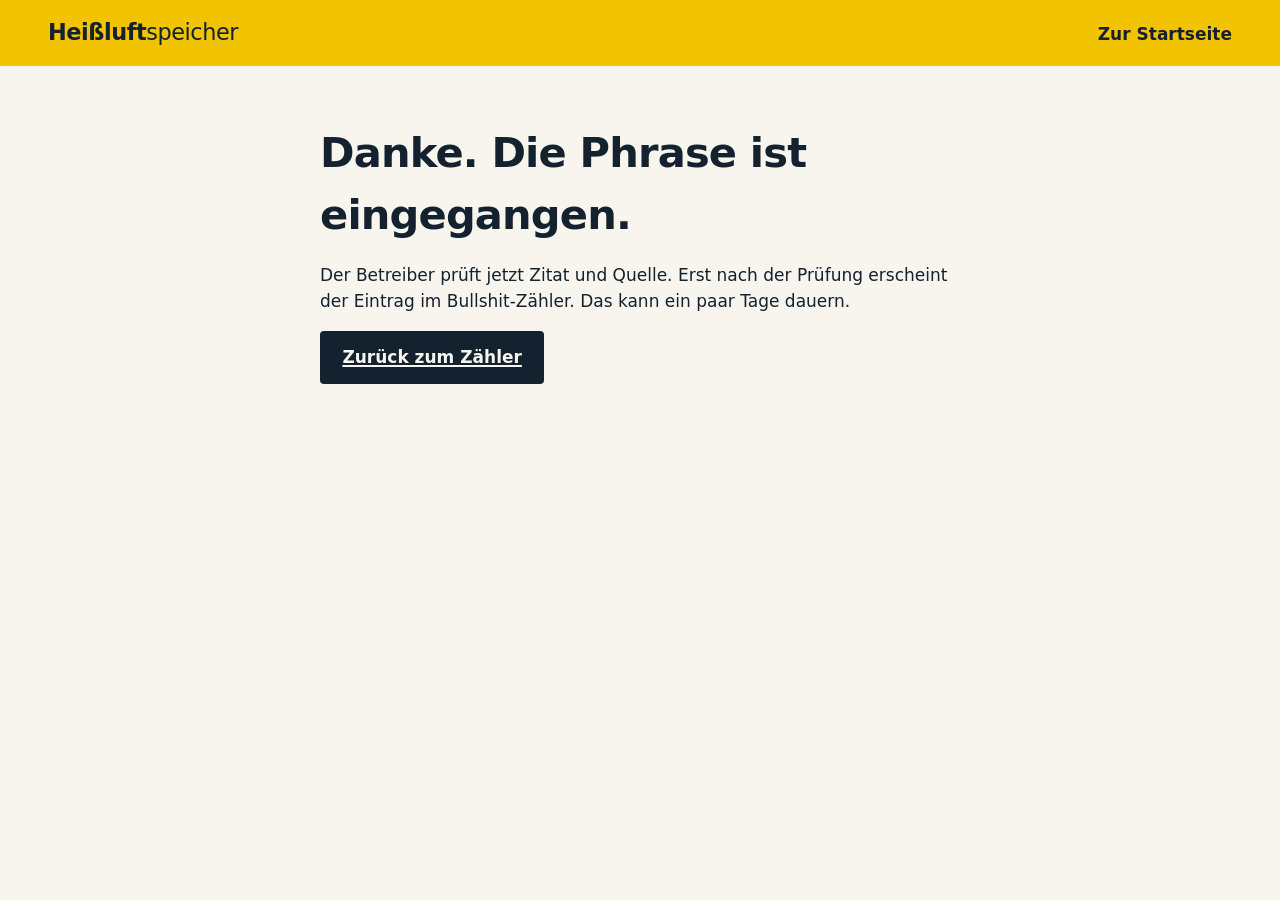
<file: danke.html>
<!doctype html>
<html lang="de">
<head>
<meta charset="utf-8">
<meta name="viewport" content="width=device-width, initial-scale=1">
<title>Danke – Heißluftspeicher</title>
<meta name="robots" content="noindex">
<link rel="icon" href="bilder/symbol.svg" type="image/svg+xml">
<link rel="stylesheet" href="css/stil.css">
</head>
<body>
<header class="kopf">
  <a class="marke" href="./">Heißluft<span>speicher</span></a>
  <nav class="navi"><a href="./">Zur Startseite</a></nav>
</header>
<main class="seite">
  <h1>Danke. Die Phrase ist eingegangen.</h1>
  <p>Der Betreiber prüft jetzt Zitat und Quelle. Erst nach der Prüfung erscheint der Eintrag im Bullshit-Zähler. Das kann ein paar Tage dauern.</p>
  <p><a class="knopf" href="./#zaehler">Zurück zum Zähler</a></p>
</main>
</body>
</html>
</file>
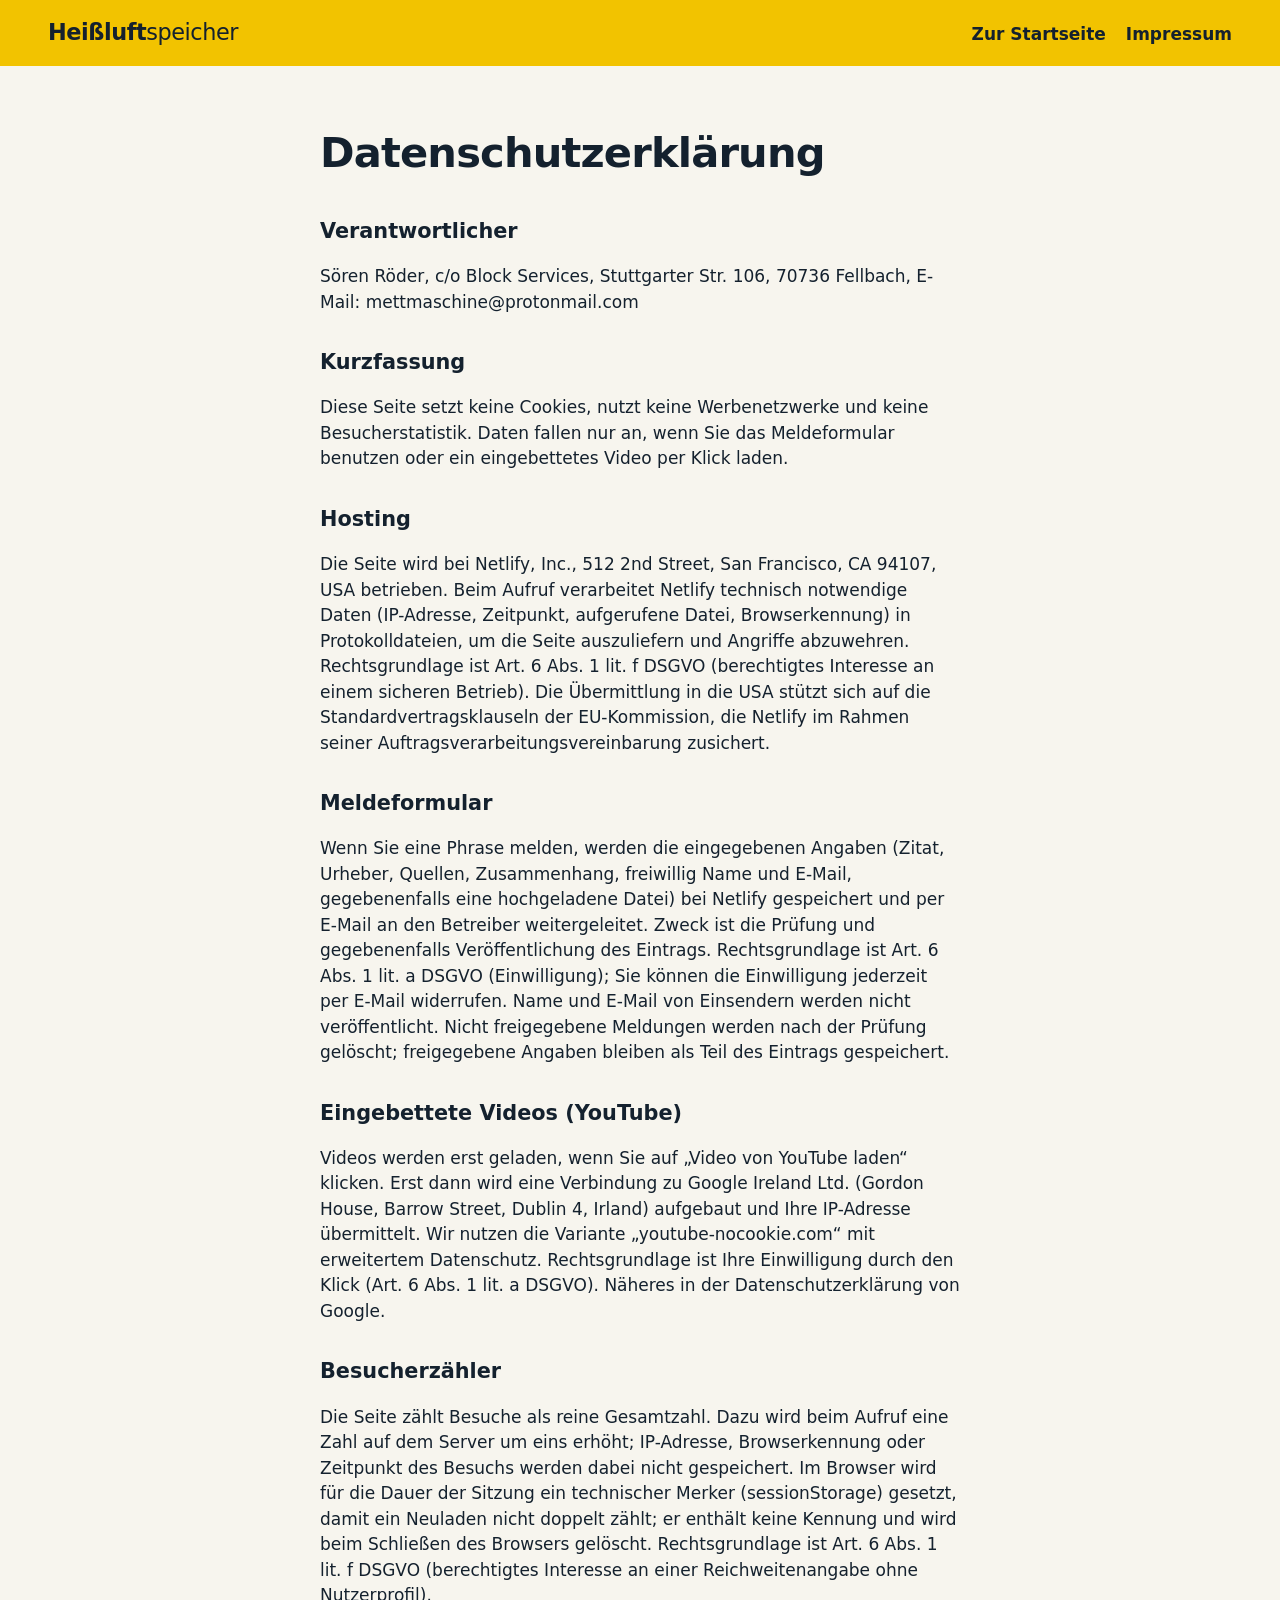
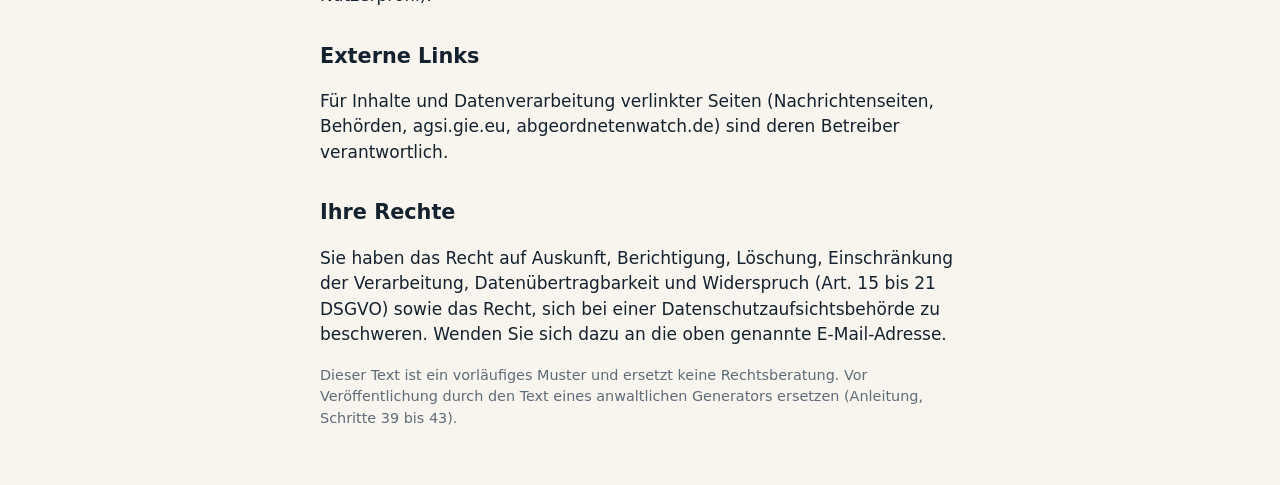
<file: datenschutz.html>
<!doctype html>
<html lang="de">
<head>
<meta charset="utf-8">
<meta name="viewport" content="width=device-width, initial-scale=1">
<title>Datenschutzerklärung – Heißluftspeicher</title>
<link rel="icon" href="bilder/symbol.svg" type="image/svg+xml">
<link rel="stylesheet" href="css/stil.css">
</head>
<body>
<header class="kopf">
  <a class="marke" href="./">Heißluft<span>speicher</span></a>
  <nav class="navi"><a href="./">Zur Startseite</a> <a href="impressum.html">Impressum</a></nav>
</header>
<main class="seite">
  <h1>Datenschutzerklärung</h1>

  <!-- ANFANG RECHTSTEXT: Alles zwischen dieser Zeile und "ENDE RECHTSTEXT" durch den Text des Datenschutz-Generators ersetzen (Anleitung, Schritt 42). -->
  <h2>Verantwortlicher</h2>
  <p>Sören Röder, c/o Block Services, Stuttgarter Str. 106, 70736 Fellbach, E-Mail: mettmaschine@protonmail.com</p>

  <h2>Kurzfassung</h2>
  <p>Diese Seite setzt keine Cookies, nutzt keine Werbenetzwerke und keine Besucherstatistik. Daten fallen nur an, wenn Sie das Meldeformular benutzen oder ein eingebettetes Video per Klick laden.</p>

  <h2>Hosting</h2>
  <p>Die Seite wird bei Netlify, Inc., 512 2nd Street, San Francisco, CA 94107, USA betrieben. Beim Aufruf verarbeitet Netlify technisch notwendige Daten (IP-Adresse, Zeitpunkt, aufgerufene Datei, Browserkennung) in Protokolldateien, um die Seite auszuliefern und Angriffe abzuwehren. Rechtsgrundlage ist Art. 6 Abs. 1 lit. f DSGVO (berechtigtes Interesse an einem sicheren Betrieb). Die Übermittlung in die USA stützt sich auf die Standardvertragsklauseln der EU-Kommission, die Netlify im Rahmen seiner Auftragsverarbeitungsvereinbarung zusichert.</p>

  <h2>Meldeformular</h2>
  <p>Wenn Sie eine Phrase melden, werden die eingegebenen Angaben (Zitat, Urheber, Quellen, Zusammenhang, freiwillig Name und E-Mail, gegebenenfalls eine hochgeladene Datei) bei Netlify gespeichert und per E-Mail an den Betreiber weitergeleitet. Zweck ist die Prüfung und gegebenenfalls Veröffentlichung des Eintrags. Rechtsgrundlage ist Art. 6 Abs. 1 lit. a DSGVO (Einwilligung); Sie können die Einwilligung jederzeit per E-Mail widerrufen. Name und E-Mail von Einsendern werden nicht veröffentlicht. Nicht freigegebene Meldungen werden nach der Prüfung gelöscht; freigegebene Angaben bleiben als Teil des Eintrags gespeichert.</p>

  <h2>Eingebettete Videos (YouTube)</h2>
  <p>Videos werden erst geladen, wenn Sie auf „Video von YouTube laden“ klicken. Erst dann wird eine Verbindung zu Google Ireland Ltd. (Gordon House, Barrow Street, Dublin 4, Irland) aufgebaut und Ihre IP-Adresse übermittelt. Wir nutzen die Variante „youtube-nocookie.com“ mit erweitertem Datenschutz. Rechtsgrundlage ist Ihre Einwilligung durch den Klick (Art. 6 Abs. 1 lit. a DSGVO). Näheres in der Datenschutzerklärung von Google.</p>

  <h2>Besucherzähler</h2>
  <p>Die Seite zählt Besuche als reine Gesamtzahl. Dazu wird beim Aufruf eine Zahl auf dem Server um eins erhöht; IP-Adresse, Browserkennung oder Zeitpunkt des Besuchs werden dabei nicht gespeichert. Im Browser wird für die Dauer der Sitzung ein technischer Merker (sessionStorage) gesetzt, damit ein Neuladen nicht doppelt zählt; er enthält keine Kennung und wird beim Schließen des Browsers gelöscht. Rechtsgrundlage ist Art. 6 Abs. 1 lit. f DSGVO (berechtigtes Interesse an einer Reichweitenangabe ohne Nutzerprofil).</p>

  <h2>Externe Links</h2>
  <p>Für Inhalte und Datenverarbeitung verlinkter Seiten (Nachrichtenseiten, Behörden, agsi.gie.eu, abgeordnetenwatch.de) sind deren Betreiber verantwortlich.</p>

  <h2>Ihre Rechte</h2>
  <p>Sie haben das Recht auf Auskunft, Berichtigung, Löschung, Einschränkung der Verarbeitung, Datenübertragbarkeit und Widerspruch (Art. 15 bis 21 DSGVO) sowie das Recht, sich bei einer Datenschutzaufsichtsbehörde zu beschweren. Wenden Sie sich dazu an die oben genannte E-Mail-Adresse.</p>

  <p class="hilfe">Dieser Text ist ein vorläufiges Muster und ersetzt keine Rechtsberatung. Vor Veröffentlichung durch den Text eines anwaltlichen Generators ersetzen (Anleitung, Schritte 39 bis 43).</p>
  <!-- ENDE RECHTSTEXT -->
</main>
</body>
</html>
</file>
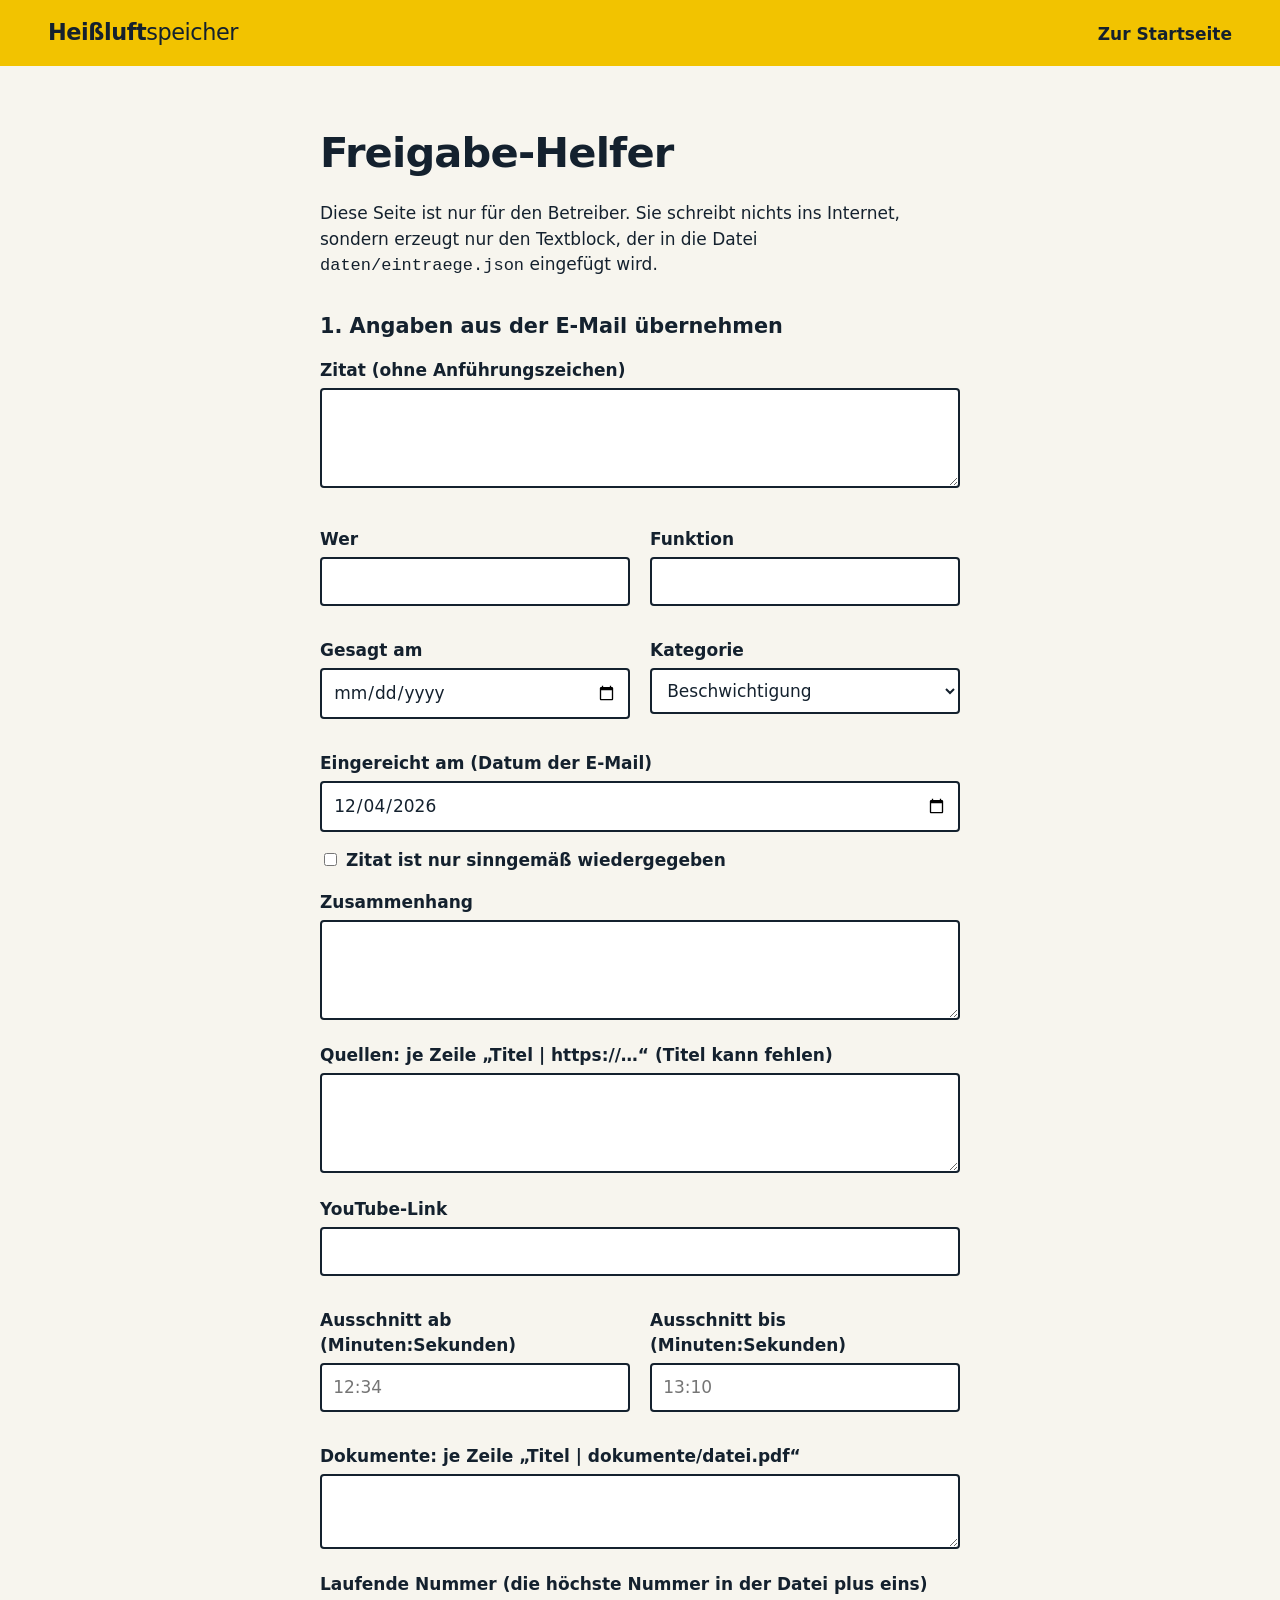
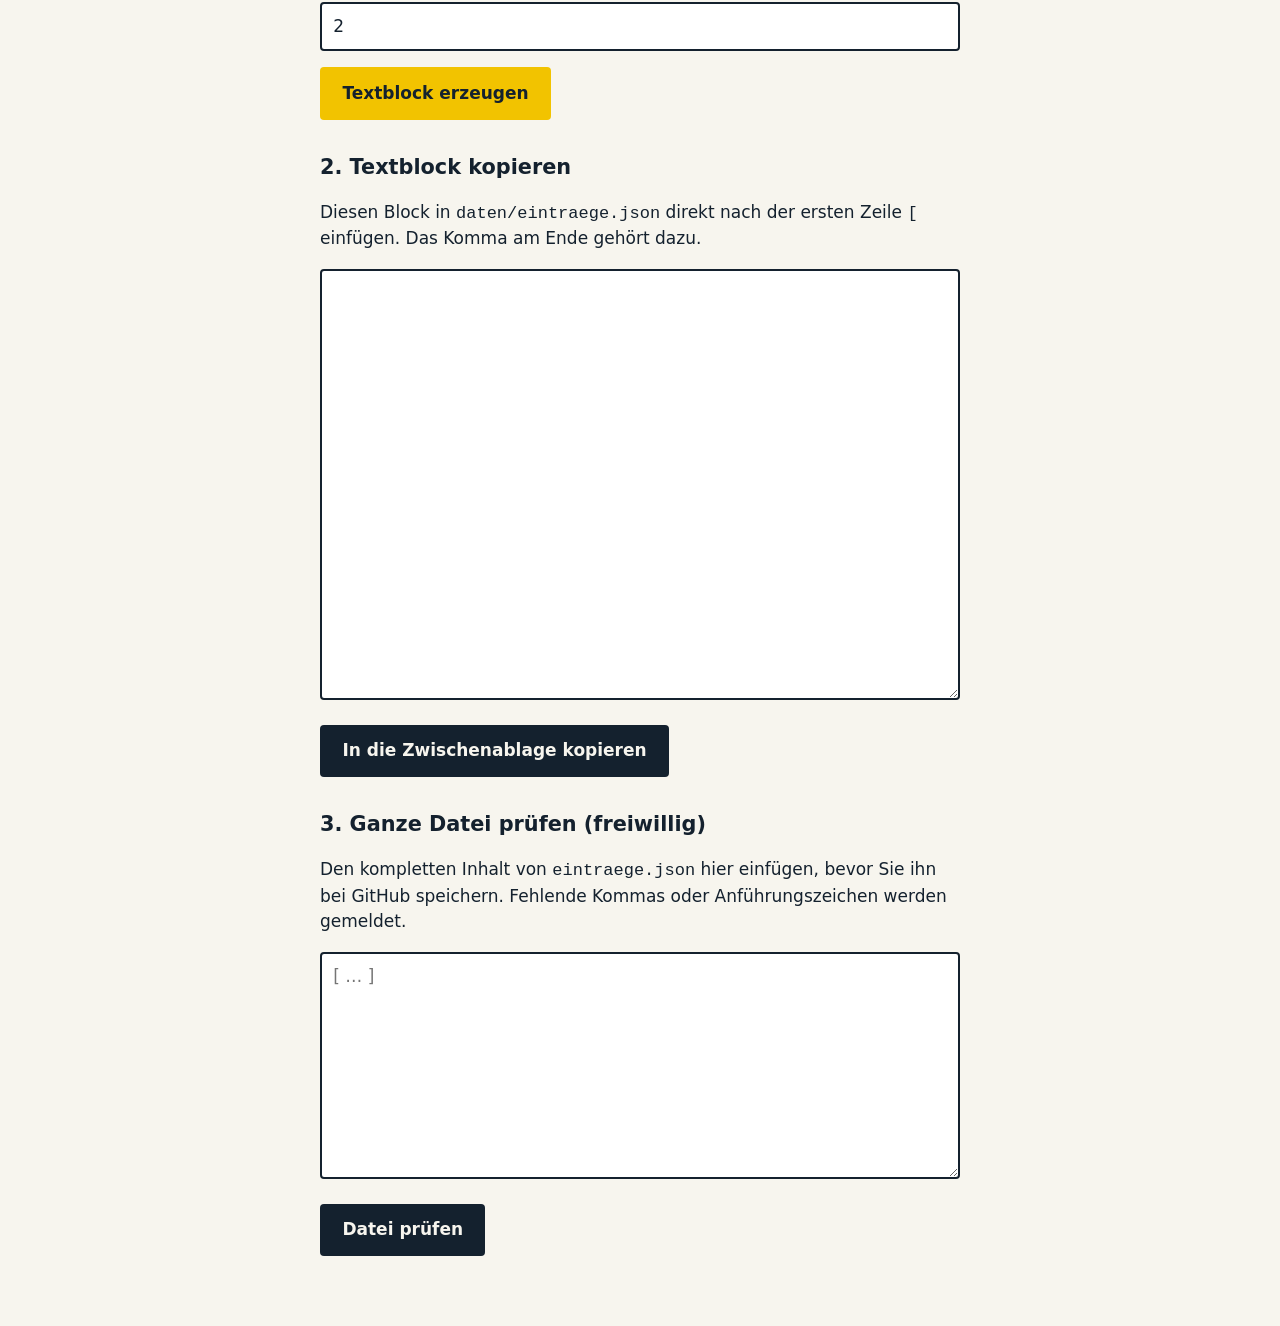
<file: freigabe.html>
<!doctype html>
<html lang="de">
<head>
<meta charset="utf-8">
<meta name="viewport" content="width=device-width, initial-scale=1">
<title>Freigabe-Helfer – Heißluftspeicher</title>
<meta name="robots" content="noindex, nofollow">
<link rel="icon" href="bilder/symbol.svg" type="image/svg+xml">
<link rel="stylesheet" href="css/stil.css">
</head>
<body>
<header class="kopf">
  <a class="marke" href="./">Heißluft<span>speicher</span></a>
  <nav class="navi"><a href="./">Zur Startseite</a></nav>
</header>

<main class="seite">
  <h1>Freigabe-Helfer</h1>
  <p>Diese Seite ist nur für den Betreiber. Sie schreibt nichts ins Internet, sondern erzeugt nur den Textblock, der in die Datei <code>daten/eintraege.json</code> eingefügt wird.</p>

  <h2>1. Angaben aus der E-Mail übernehmen</h2>
  <form class="formular" id="helfer" onsubmit="return false">
    <div class="feld"><label for="h-zitat">Zitat (ohne Anführungszeichen)</label><textarea id="h-zitat" rows="3"></textarea></div>
    <div class="feld-reihe">
      <div class="feld"><label for="h-wer">Wer</label><input id="h-wer" type="text"></div>
      <div class="feld"><label for="h-funktion">Funktion</label><input id="h-funktion" type="text"></div>
    </div>
    <div class="feld-reihe">
      <div class="feld"><label for="h-datum">Gesagt am</label><input id="h-datum" type="date"></div>
      <div class="feld"><label for="h-kategorie">Kategorie</label>
        <select id="h-kategorie">
          <option>Beschwichtigung</option><option>Leeres Versprechen</option><option>Verharmlosung</option>
          <option>Schuldverschiebung</option><option>Worthülse</option><option>Stromversorgung</option><option>Sonstiges</option>
        </select>
      </div>
    </div>
    <div class="feld"><label for="h-eingereicht">Eingereicht am (Datum der E-Mail)</label><input id="h-eingereicht" type="date"></div>
    <div class="feld"><label><input type="checkbox" id="h-sinngemaess" style="width:auto"> Zitat ist nur sinngemäß wiedergegeben</label></div>
    <div class="feld"><label for="h-kontext">Zusammenhang</label><textarea id="h-kontext" rows="3"></textarea></div>
    <div class="feld"><label for="h-quellen">Quellen: je Zeile „Titel | https://…“ (Titel kann fehlen)</label><textarea id="h-quellen" rows="3"></textarea></div>
    <div class="feld"><label for="h-youtube">YouTube-Link</label><input id="h-youtube" type="url"></div>
    <div class="feld-reihe">
      <div class="feld"><label for="h-start">Ausschnitt ab (Minuten:Sekunden)</label><input id="h-start" type="text" placeholder="12:34"></div>
      <div class="feld"><label for="h-ende">Ausschnitt bis (Minuten:Sekunden)</label><input id="h-ende" type="text" placeholder="13:10"></div>
    </div>
    <div class="feld"><label for="h-doks">Dokumente: je Zeile „Titel | dokumente/datei.pdf“</label><textarea id="h-doks" rows="2"></textarea></div>
    <div class="feld"><label for="h-id">Laufende Nummer (die höchste Nummer in der Datei plus eins)</label><input id="h-id" type="number" min="1" value="2"></div>
    <button type="button" class="knopf gelb" id="h-erzeugen">Textblock erzeugen</button>
  </form>

  <h2>2. Textblock kopieren</h2>
  <p>Diesen Block in <code>daten/eintraege.json</code> direkt nach der ersten Zeile <code>[</code> einfügen. Das Komma am Ende gehört dazu.</p>
  <textarea id="h-ausgabe" rows="16" readonly></textarea>
  <p><button type="button" class="knopf" id="h-kopieren">In die Zwischenablage kopieren</button> <span id="h-kopiert" class="hilfe"></span></p>

  <h2>3. Ganze Datei prüfen (freiwillig)</h2>
  <p>Den kompletten Inhalt von <code>eintraege.json</code> hier einfügen, bevor Sie ihn bei GitHub speichern. Fehlende Kommas oder Anführungszeichen werden gemeldet.</p>
  <textarea id="h-pruefen" rows="8" placeholder="[ … ]"></textarea>
  <p><button type="button" class="knopf" id="h-pruefen-knopf">Datei prüfen</button> <span id="h-ergebnis" class="hilfe"></span></p>
</main>

<script>
(function () {
  function w(id) { return document.getElementById(id).value.trim(); }
  function zeitInSekunden(text) {
    text = String(text || '').trim();
    if (!text) return 0;
    if (/^\d+$/.test(text)) return Number(text);
    var m = text.match(/^(?:(\d{1,2}):)?(\d{1,3}):(\d{1,2})$/);
    return m ? (Number(m[1]) || 0) * 3600 + Number(m[2]) * 60 + Number(m[3]) : 0;
  }
  (function () {
    var h = new Date();
    document.getElementById('h-eingereicht').value = h.getFullYear() + '-' + String(h.getMonth() + 1).padStart(2, '0') + '-' + String(h.getDate()).padStart(2, '0');
  })();
  function zeilenZuListe(text) {
    return text.split('\n').map(function (z) { return z.trim(); }).filter(Boolean).map(function (z) {
      var teile = z.split('|').map(function (t) { return t.trim(); });
      if (teile.length === 1) return { titel: '', url: teile[0] };
      return { titel: teile[0], url: teile[1] };
    });
  }
  document.getElementById('h-erzeugen').addEventListener('click', function () {
    var eintrag = {
      id: Number(w('h-id')) || 0,
      datum: w('h-datum'),
      eingereicht: w('h-eingereicht'),
      wer: w('h-wer'),
      funktion: w('h-funktion'),
      zitat: w('h-zitat').replace(/^[„"“]+|[“"”]+$/g, ''),
      sinngemaess: document.getElementById('h-sinngemaess').checked,
      kategorie: w('h-kategorie'),
      kontext: w('h-kontext'),
      quellen: zeilenZuListe(w('h-quellen')),
      youtube: { url: w('h-youtube'), start: zeitInSekunden(w('h-start')), ende: zeitInSekunden(w('h-ende')) },
      dokumente: zeilenZuListe(w('h-doks'))
    };
    var fehlt = [];
    if (!eintrag.zitat) fehlt.push('Zitat');
    if (!eintrag.wer) fehlt.push('Wer');
    if (!eintrag.datum) fehlt.push('Gesagt am');
    if (eintrag.youtube.ende && eintrag.youtube.ende <= eintrag.youtube.start) fehlt.push('Ausschnitt-Ende muss nach dem Start liegen');
    var text = JSON.stringify(eintrag, null, 2).split('\n').map(function (z) { return '  ' + z; }).join('\n') + ',';
    document.getElementById('h-ausgabe').value = (fehlt.length ? '// Bitte noch ausfüllen: ' + fehlt.join(', ') + '\n' : '') + text;
  });
  document.getElementById('h-kopieren').addEventListener('click', function () {
    var t = document.getElementById('h-ausgabe'); t.select();
    var ok = false;
    if (navigator.clipboard) { navigator.clipboard.writeText(t.value); ok = true; } else { ok = document.execCommand('copy'); }
    document.getElementById('h-kopiert').textContent = ok ? 'Kopiert.' : 'Bitte von Hand markieren und kopieren.';
  });
  document.getElementById('h-pruefen-knopf').addEventListener('click', function () {
    var aus = document.getElementById('h-ergebnis');
    try {
      var daten = JSON.parse(document.getElementById('h-pruefen').value);
      if (!Array.isArray(daten)) throw new Error('Die Datei muss mit [ beginnen und mit ] enden.');
      var ids = {}; var doppelt = [];
      daten.forEach(function (e, i) {
        if (!e.zitat || !e.wer) throw new Error('Eintrag Nr. ' + (i + 1) + ' hat kein Zitat oder keinen Urheber.');
        if (e.id != null) { if (ids[e.id]) doppelt.push(e.id); ids[e.id] = true; }
      });
      aus.textContent = 'In Ordnung: ' + daten.length + ' Einträge.' + (doppelt.length ? ' Achtung, doppelte Nummern: ' + doppelt.join(', ') : '');
    } catch (e) {
      aus.textContent = 'Fehler: ' + e.message;
    }
  });
})();
</script>
</body>
</html>
</file>
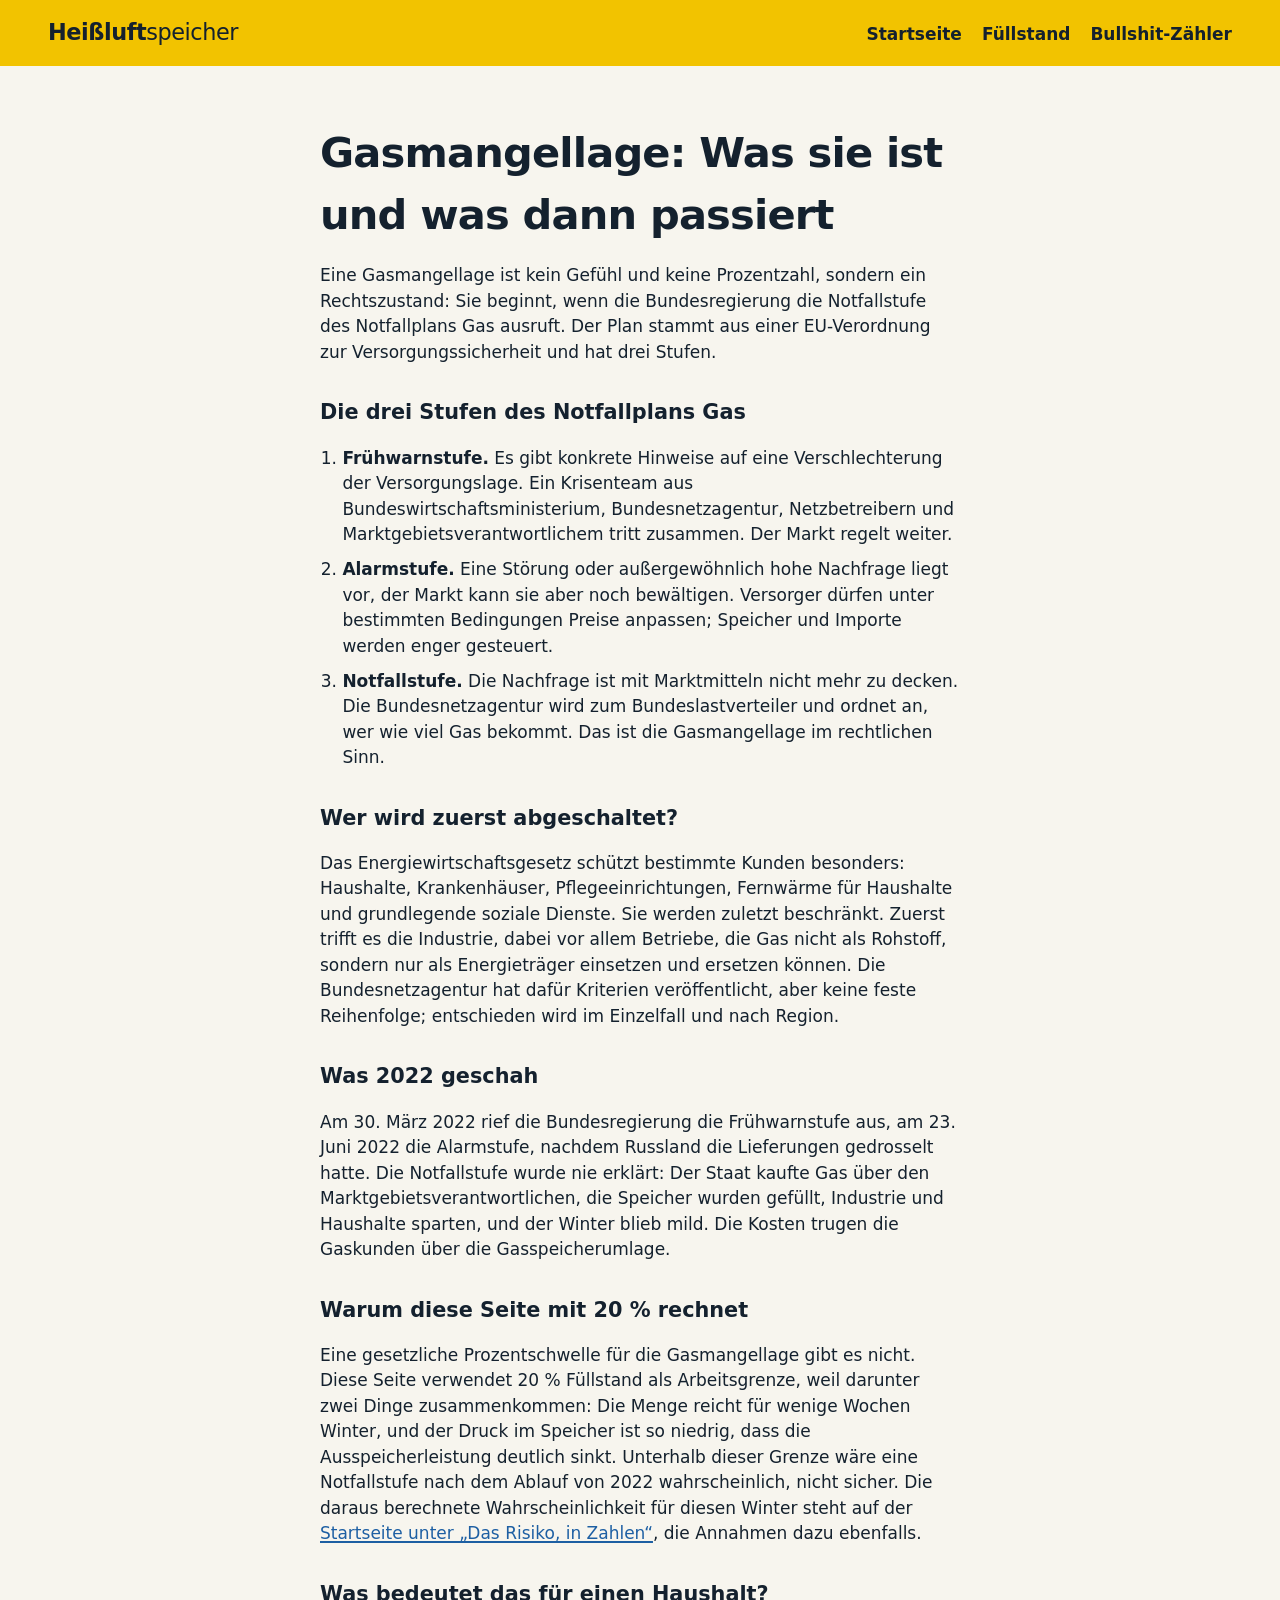
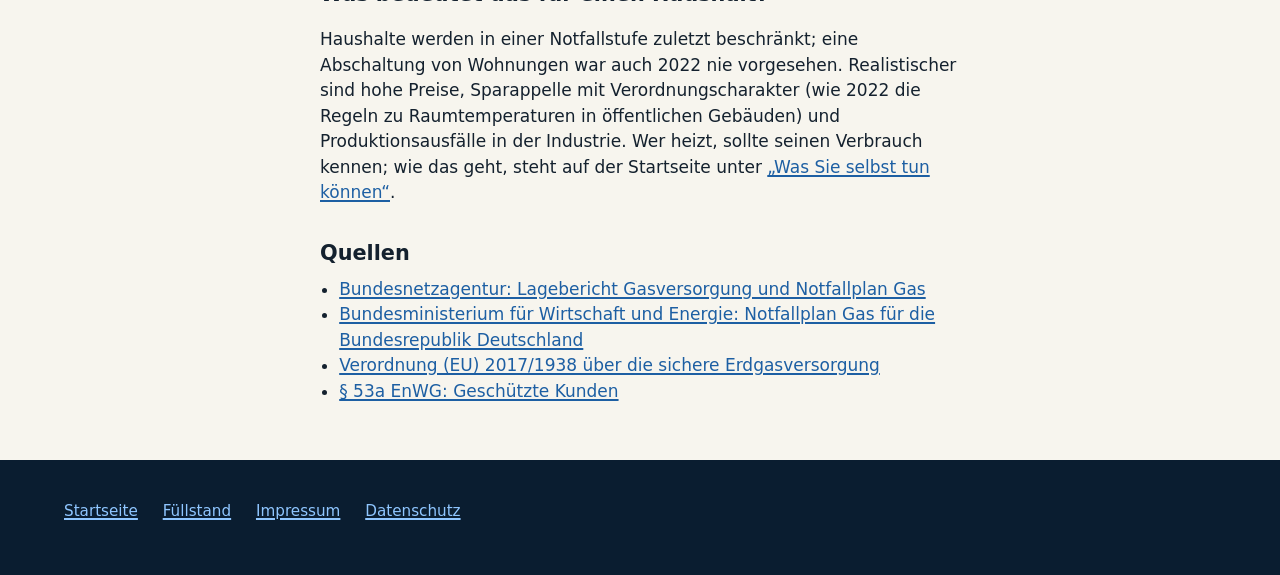
<file: gasmangellage.html>
<!doctype html>
<html lang="de">
<head>
<meta charset="utf-8">
<meta name="viewport" content="width=device-width, initial-scale=1">
<title>Gasmangellage: Was sie ist, wer sie ausruft und was dann passiert – Heißluftspeicher</title>
<meta name="description" content="Gasmangellage einfach erklärt: die drei Stufen des Notfallplans Gas, wer die Notfallstufe ausruft, wer zuerst abgeschaltet wird, was 2022 geschah und wie wahrscheinlich sie in diesem Winter ist.">
<meta property="og:title" content="Gasmangellage: Was sie ist und was dann passiert">
<meta property="og:description" content="Frühwarnstufe, Alarmstufe, Notfallstufe: Wer entscheidet, wer zuerst abgeschaltet wird, und wie wahrscheinlich es in diesem Winter wird.">
<meta property="og:image" content="bilder/vorschau.png">
<link rel="icon" href="bilder/symbol.svg" type="image/svg+xml">
<link rel="stylesheet" href="css/stil.css">
</head>
<body>
<header class="kopf">
  <a class="marke" href="./">Heißluft<span>speicher</span></a>
  <nav class="navi"><a href="./">Startseite</a> <a href="gasspeicherfuellstand.html">Füllstand</a> <a href="./#zaehler">Bullshit-Zähler</a></nav>
</header>
<main class="seite">
  <h1>Gasmangellage: Was sie ist und was dann passiert</h1>
  <p>Eine Gasmangellage ist kein Gefühl und keine Prozentzahl, sondern ein Rechtszustand: Sie beginnt, wenn die Bundesregierung die Notfallstufe des Notfallplans Gas ausruft. Der Plan stammt aus einer EU-Verordnung zur Versorgungssicherheit und hat drei Stufen.</p>

  <h2>Die drei Stufen des Notfallplans Gas</h2>
  <ol class="tun-liste">
    <li><strong>Frühwarnstufe.</strong> Es gibt konkrete Hinweise auf eine Verschlechterung der Versorgungslage. Ein Krisenteam aus Bundeswirtschaftsministerium, Bundesnetzagentur, Netzbetreibern und Marktgebietsverantwortlichem tritt zusammen. Der Markt regelt weiter.</li>
    <li><strong>Alarmstufe.</strong> Eine Störung oder außergewöhnlich hohe Nachfrage liegt vor, der Markt kann sie aber noch bewältigen. Versorger dürfen unter bestimmten Bedingungen Preise anpassen; Speicher und Importe werden enger gesteuert.</li>
    <li><strong>Notfallstufe.</strong> Die Nachfrage ist mit Marktmitteln nicht mehr zu decken. Die Bundesnetzagentur wird zum Bundeslastverteiler und ordnet an, wer wie viel Gas bekommt. Das ist die Gasmangellage im rechtlichen Sinn.</li>
  </ol>

  <h2>Wer wird zuerst abgeschaltet?</h2>
  <p>Das Energiewirtschaftsgesetz schützt bestimmte Kunden besonders: Haushalte, Krankenhäuser, Pflegeeinrichtungen, Fernwärme für Haushalte und grundlegende soziale Dienste. Sie werden zuletzt beschränkt. Zuerst trifft es die Industrie, dabei vor allem Betriebe, die Gas nicht als Rohstoff, sondern nur als Energieträger einsetzen und ersetzen können. Die Bundesnetzagentur hat dafür Kriterien veröffentlicht, aber keine feste Reihenfolge; entschieden wird im Einzelfall und nach Region.</p>

  <h2>Was 2022 geschah</h2>
  <p>Am 30. März 2022 rief die Bundesregierung die Frühwarnstufe aus, am 23. Juni 2022 die Alarmstufe, nachdem Russland die Lieferungen gedrosselt hatte. Die Notfallstufe wurde nie erklärt: Der Staat kaufte Gas über den Marktgebietsverantwortlichen, die Speicher wurden gefüllt, Industrie und Haushalte sparten, und der Winter blieb mild. Die Kosten trugen die Gaskunden über die Gasspeicherumlage.</p>

  <h2>Warum diese Seite mit 20 % rechnet</h2>
  <p>Eine gesetzliche Prozentschwelle für die Gasmangellage gibt es nicht. Diese Seite verwendet 20 % Füllstand als Arbeitsgrenze, weil darunter zwei Dinge zusammenkommen: Die Menge reicht für wenige Wochen Winter, und der Druck im Speicher ist so niedrig, dass die Ausspeicherleistung deutlich sinkt. Unterhalb dieser Grenze wäre eine Notfallstufe nach dem Ablauf von 2022 wahrscheinlich, nicht sicher. Die daraus berechnete Wahrscheinlichkeit für diesen Winter steht auf der <a href="./#risiko">Startseite unter „Das Risiko, in Zahlen“</a>, die Annahmen dazu ebenfalls.</p>

  <h2>Was bedeutet das für einen Haushalt?</h2>
  <p>Haushalte werden in einer Notfallstufe zuletzt beschränkt; eine Abschaltung von Wohnungen war auch 2022 nie vorgesehen. Realistischer sind hohe Preise, Sparappelle mit Verordnungscharakter (wie 2022 die Regeln zu Raumtemperaturen in öffentlichen Gebäuden) und Produktionsausfälle in der Industrie. Wer heizt, sollte seinen Verbrauch kennen; wie das geht, steht auf der Startseite unter <a href="./#tun">„Was Sie selbst tun können“</a>.</p>

  <h2>Quellen</h2>
  <ul class="quellen">
    <li><a href="https://www.bundesnetzagentur.de" target="_blank" rel="noopener">Bundesnetzagentur: Lagebericht Gasversorgung und Notfallplan Gas</a></li>
    <li><a href="https://www.bmwk.de" target="_blank" rel="noopener">Bundesministerium für Wirtschaft und Energie: Notfallplan Gas für die Bundesrepublik Deutschland</a></li>
    <li><a href="https://eur-lex.europa.eu/eli/reg/2017/1938/oj" target="_blank" rel="noopener">Verordnung (EU) 2017/1938 über die sichere Erdgasversorgung</a></li>
    <li><a href="https://www.gesetze-im-internet.de/enwg_2005/__53a.html" target="_blank" rel="noopener">§ 53a EnWG: Geschützte Kunden</a></li>
  </ul>
</main>
<footer class="fuss">
  <div class="innen">
    <p class="fuss-links"><a href="./">Startseite</a> <a href="gasspeicherfuellstand.html">Füllstand</a> <a href="impressum.html">Impressum</a> <a href="datenschutz.html">Datenschutz</a></p>
  </div>
</footer>
</body>
</html>
</file>
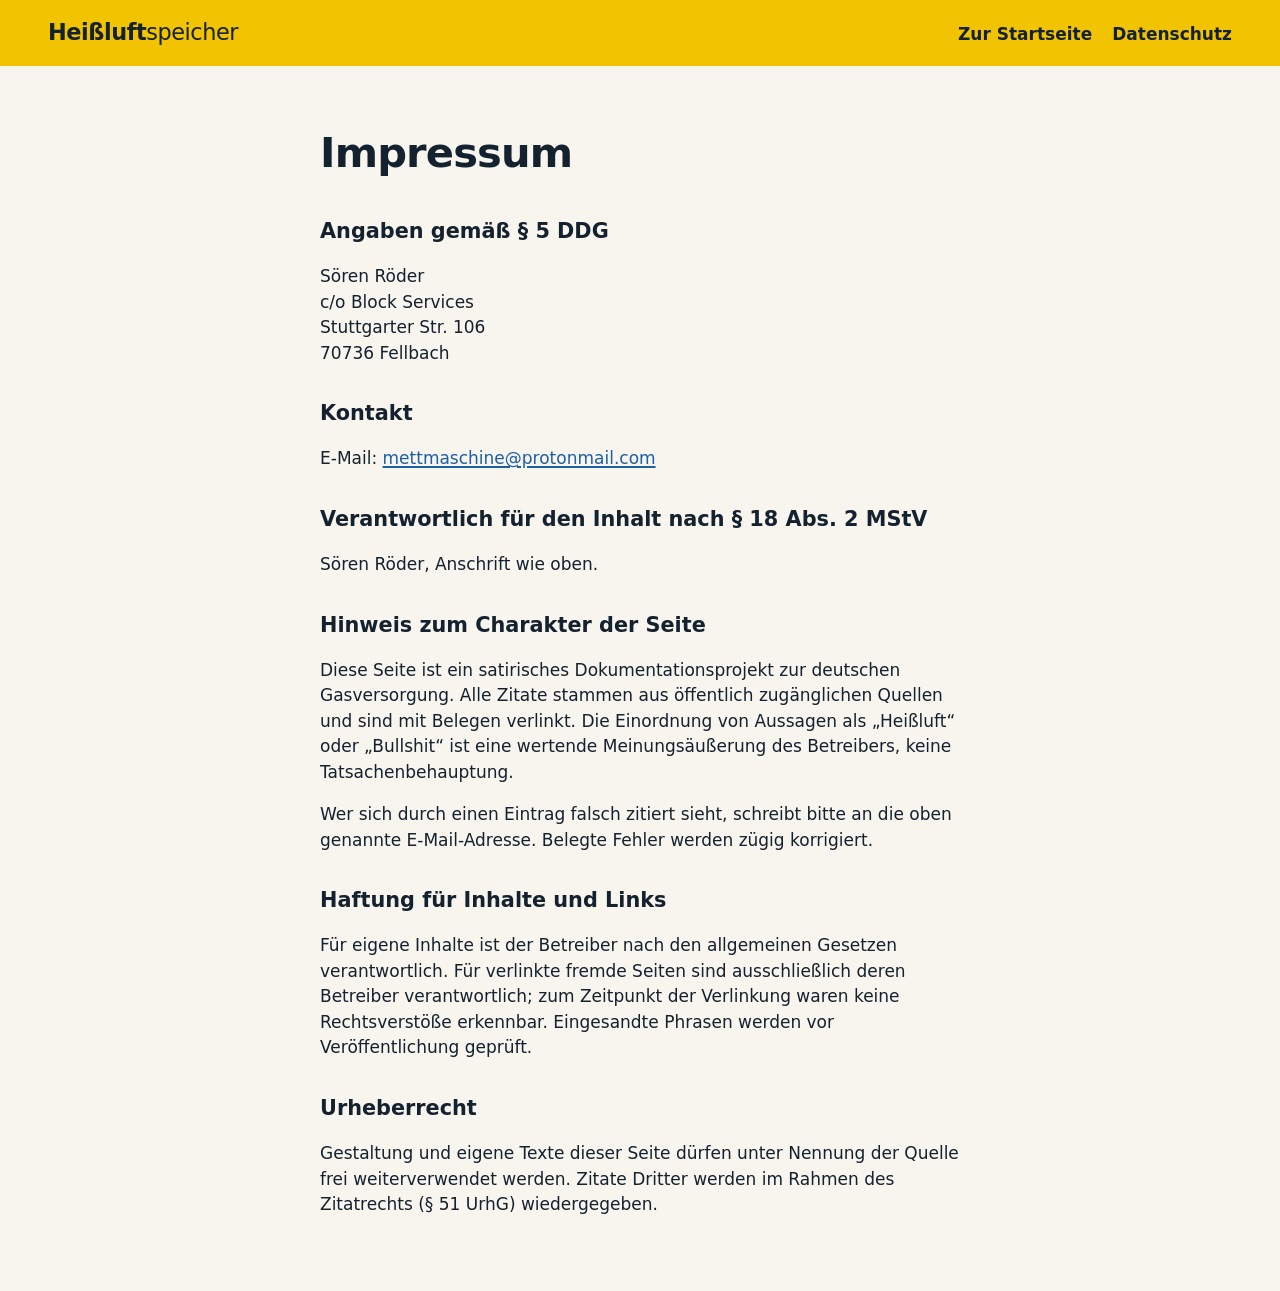
<file: impressum.html>
<!doctype html>
<html lang="de">
<head>
<meta charset="utf-8">
<meta name="viewport" content="width=device-width, initial-scale=1">
<title>Impressum – Heißluftspeicher</title>
<link rel="icon" href="bilder/symbol.svg" type="image/svg+xml">
<link rel="stylesheet" href="css/stil.css">
</head>
<body>
<header class="kopf">
  <a class="marke" href="./">Heißluft<span>speicher</span></a>
  <nav class="navi"><a href="./">Zur Startseite</a> <a href="datenschutz.html">Datenschutz</a></nav>
</header>
<main class="seite">
  <h1>Impressum</h1>

  <h2>Angaben gemäß § 5 DDG</h2>
  <p>Sören Röder<br>
  c/o Block Services<br>
  Stuttgarter Str. 106<br>
  70736 Fellbach</p>

  <h2>Kontakt</h2>
  <p>E-Mail: <a href="mailto:mettmaschine@protonmail.com">mettmaschine@protonmail.com</a></p>

  <h2>Verantwortlich für den Inhalt nach § 18 Abs. 2 MStV</h2>
  <p>Sören Röder, Anschrift wie oben.</p>

  <h2>Hinweis zum Charakter der Seite</h2>
  <p>Diese Seite ist ein satirisches Dokumentationsprojekt zur deutschen Gasversorgung. Alle Zitate stammen aus öffentlich zugänglichen Quellen und sind mit Belegen verlinkt. Die Einordnung von Aussagen als „Heißluft“ oder „Bullshit“ ist eine wertende Meinungsäußerung des Betreibers, keine Tatsachenbehauptung.</p>
  <p>Wer sich durch einen Eintrag falsch zitiert sieht, schreibt bitte an die oben genannte E-Mail-Adresse. Belegte Fehler werden zügig korrigiert.</p>

  <h2>Haftung für Inhalte und Links</h2>
  <p>Für eigene Inhalte ist der Betreiber nach den allgemeinen Gesetzen verantwortlich. Für verlinkte fremde Seiten sind ausschließlich deren Betreiber verantwortlich; zum Zeitpunkt der Verlinkung waren keine Rechtsverstöße erkennbar. Eingesandte Phrasen werden vor Veröffentlichung geprüft.</p>

  <h2>Urheberrecht</h2>
  <p>Gestaltung und eigene Texte dieser Seite dürfen unter Nennung der Quelle frei weiterverwendet werden. Zitate Dritter werden im Rahmen des Zitatrechts (§ 51 UrhG) wiedergegeben.</p>

</main>
</body>
</html>
</file>
<file: css/stil.css>
/* Heißluftspeicher – Gestaltung
   Farben aus der Welt des Gases: Warngelb, Gasflammenblau, Tiefblau, Papier. */

:root {
  --gelb: #f2c300;
  --gelb-dunkel: #d9ad00;
  --tiefblau: #0f2a44;
  --nacht: #0a1d30;
  --flamme: #2e8be0;
  --flamme-dunkel: #1d5fa3;
  --flamme-hell: #8fc6ff;
  --orange: #f26a1b;
  --papier: #f7f5ee;
  --papier-dunkel: #e6e1d3;
  --tinte: #14212e;
  --grau: #5e6b78;
  --rot: #c8102e;
  --breite: 72rem;
  --schrift: system-ui, -apple-system, "Segoe UI", Roboto, "Helvetica Neue", Arial, sans-serif;
  --serif: Georgia, "Times New Roman", Times, serif;
}

* { box-sizing: border-box; }
html { scroll-behavior: smooth; }
@media (prefers-reduced-motion: reduce) { html { scroll-behavior: auto; } }

body {
  margin: 0;
  font-family: var(--schrift);
  font-size: 1.0625rem;
  line-height: 1.5;
  color: var(--tinte);
  background: var(--papier);
}

a { color: var(--flamme-dunkel); text-decoration-thickness: 1.5px; text-underline-offset: 2px; }
a:hover { color: var(--tinte); }
:focus-visible { outline: 3px solid var(--flamme); outline-offset: 2px; }

.innen { max-width: var(--breite); margin: 0 auto; }

.sprung { position: absolute; left: -999px; top: 0; background: var(--tinte); color: #fff; padding: .5rem 1rem; z-index: 20; }
.sprung:focus { left: 1rem; }

.versteckt { position: absolute; left: -9999px; }

/* Kopf und Held ------------------------------------------------ */

.kopf {
  display: flex; justify-content: space-between; align-items: baseline; gap: 1rem; flex-wrap: wrap;
  padding: 1rem clamp(1rem, 4vw, 3rem);
  background: var(--gelb);
}
.marke { font-weight: 900; font-size: 1.4rem; letter-spacing: -.02em; color: var(--tinte); text-decoration: none; }
.marke span { font-weight: 400; }
.navi { display: flex; gap: 1.25rem; flex-wrap: wrap; }
.navi a { color: var(--tinte); text-decoration: none; font-weight: 600; border-bottom: 2px solid transparent; }
.navi a:hover { border-color: var(--tinte); }

.held { background: var(--gelb); padding: clamp(1.5rem, 5vw, 4rem) clamp(1rem, 4vw, 3rem) clamp(2rem, 6vw, 4.5rem); }
.held .innen { display: grid; grid-template-columns: minmax(0, 1.3fr) minmax(0, 1fr); gap: clamp(1.5rem, 5vw, 4rem); align-items: end; }
.held h1 {
  font-size: clamp(2.1rem, 5.5vw, 4.25rem);
  line-height: 1.02; letter-spacing: -.025em; font-weight: 900;
  margin: 0 0 1.25rem; max-width: 16ch;
}
.held-absatz { font-size: clamp(1.05rem, 1.6vw, 1.25rem); max-width: 48ch; margin: 0 0 1rem; }
.held-stand { font-size: .95rem; margin: 0; color: #3b4652; }
.held-stand a { color: inherit; }

.tanks { display: grid; grid-template-columns: 1fr 1fr; gap: 1rem; }
.tank-figur { margin: 0; text-align: center; }
.tank { width: 100%; height: auto; display: block; }
.tank-huelle { fill: rgba(20, 33, 46, .07); stroke: var(--tinte); stroke-width: 3; }
.tank-fuellung.gas { fill: var(--flamme); transition: height .9s ease, y .9s ease; }
.tank-fuellung.heissluft { fill: var(--orange); }
.tank-marke line { stroke: var(--tinte); stroke-width: 2; stroke-dasharray: 4 4; }
.tank-marke text { font-size: 12px; font-weight: 700; fill: var(--tinte); font-family: var(--schrift); }
.tank-marke.vorjahr line { stroke: #4a5560; }
.tank-marke.vorjahr text { fill: #4a5560; font-weight: 600; }
.tank-marke.voll line { stroke: var(--rot); stroke-dasharray: none; }
.tank-marke.voll text { fill: var(--rot); }
.tank-wert { display: block; font-size: clamp(1.8rem, 3.5vw, 2.5rem); font-weight: 900; letter-spacing: -.03em; font-variant-numeric: tabular-nums; line-height: 1.1; }
.tank-name { display: block; font-weight: 700; }
.tank-zusatz { display: block; color: #3b4652; font-size: .9rem; }

.warnband { height: 12px; background: repeating-linear-gradient(-45deg, var(--gelb) 0 16px, var(--tinte) 16px 32px); }

/* Countdown ----------------------------------------------------- */

.countdown { background: var(--tiefblau); color: var(--papier); padding: clamp(2rem, 5vw, 3.5rem) 1rem; text-align: center; }
.countdown h2 { font-size: clamp(1.1rem, 2.2vw, 1.5rem); font-weight: 600; margin: 0 0 1.5rem; }
.zeit { display: grid; grid-template-columns: repeat(6, minmax(0, 1fr)); gap: .5rem; max-width: var(--breite); margin: 0 auto; }
.zeit b { display: block; font-size: clamp(1.9rem, 6vw, 4rem); font-weight: 900; font-variant-numeric: tabular-nums; letter-spacing: -.03em; line-height: 1; }
.zeit span { display: block; font-size: .9rem; opacity: .8; margin-top: .35rem; }
.countdown-hinweis { margin: 1.5rem 0 0; opacity: .85; }

/* Abschnitte ---------------------------------------------------- */

.abschnitt { max-width: var(--breite); margin: 0 auto; padding: clamp(2.5rem, 6vw, 4.5rem) clamp(1rem, 4vw, 3rem); }
.abschnitt + .abschnitt { border-top: 2px solid var(--papier-dunkel); }
.abschnitt h2 { font-size: clamp(1.7rem, 3.5vw, 2.5rem); font-weight: 900; letter-spacing: -.02em; line-height: 1.1; margin: 0 0 .75rem; }
.abschnitt h3 { font-size: 1.2rem; margin: 0 0 .75rem; }
.einleitung { max-width: 64ch; margin: 0 0 1.5rem; }

/* Rechnung */
.rechnung { display: grid; grid-template-columns: repeat(auto-fit, minmax(15rem, 1fr)); gap: 1.5rem 2rem; margin: 1.5rem 0 2.5rem; }
.rechnung div { border-top: 3px solid var(--tinte); padding-top: .75rem; }
.rechnung dt { font-size: .95rem; color: var(--grau); }
.rechnung dd { margin: 0; font-size: clamp(1.5rem, 2.6vw, 2rem); font-weight: 900; letter-spacing: -.02em; font-variant-numeric: tabular-nums; line-height: 1.15; }
.rechnung dd small { display: block; font-size: .95rem; font-weight: 400; letter-spacing: 0; margin-top: .3rem; color: var(--tinte); }
.rechnung .warnung dd { color: var(--rot); }

.verlauf { margin: 0; }
.verlauf svg { width: 100%; height: auto; display: block; background: #fff; border: 2px solid var(--papier-dunkel); }
.verlauf .gitter { stroke: var(--papier-dunkel); stroke-width: 1; }
.verlauf .achse { font-size: 12px; fill: var(--grau); font-family: var(--schrift); }
.verlauf .ziel-linie { stroke: var(--rot); stroke-width: 2; stroke-dasharray: 6 5; }
.verlauf .ziel-text { font-size: 12px; font-weight: 700; fill: var(--rot); font-family: var(--schrift); }
.verlauf .flaeche { fill: rgba(46, 139, 224, .12); }
.verlauf .linie { fill: none; stroke: var(--flamme); stroke-width: 3; stroke-linejoin: round; }
.verlauf .punkt { fill: #fff; stroke: var(--flamme); stroke-width: 2; }
.verlauf .letzter { font-size: 14px; font-weight: 900; fill: var(--tinte); font-family: var(--schrift); }
.verlauf figcaption { font-size: .9rem; color: var(--grau); margin-top: .5rem; }

/* Zähler */
.zaehler-zahl { margin: .5rem 0 1rem; }
.zaehler-zahl b { display: block; font-size: clamp(4rem, 13vw, 8rem); font-weight: 900; letter-spacing: -.05em; line-height: .95; font-variant-numeric: tabular-nums; }
.zaehler-zahl span { display: block; max-width: 40ch; font-size: 1.05rem; margin-top: .5rem; }
.filter { display: flex; gap: .75rem; align-items: center; flex-wrap: wrap; margin-bottom: 1rem; }
.filter select { font: inherit; padding: .4rem .6rem; border: 2px solid var(--tinte); border-radius: 4px; background: #fff; color: var(--tinte); }

.eintrag { border-left: 5px solid var(--gelb); padding: .5rem 0 1rem 1.25rem; margin: 1.75rem 0; }
.eintrag:target { border-left-color: var(--rot); }
.eintrag-kopf { display: flex; justify-content: space-between; gap: 1rem; flex-wrap: wrap; font-size: .9rem; color: var(--grau); }
.etikett { background: var(--tinte); color: var(--papier); padding: .1rem .55rem; border-radius: 3px; font-weight: 600; }
.zitat { font-family: var(--serif); font-style: italic; font-size: clamp(1.35rem, 2.6vw, 1.8rem); line-height: 1.3; margin: .75rem 0 .5rem; max-width: 40ch; }
.zitat small { font-family: var(--schrift); font-style: normal; font-size: .85rem; color: var(--grau); }
.wer { margin: 0 0 .5rem; font-weight: 700; }
.kontext { margin: .5rem 0; max-width: 70ch; }
.listen-titel { margin: .75rem 0 .2rem; font-size: .9rem; color: var(--grau); }
.quellen, .dokumente { margin: 0; padding-left: 1.2rem; }
.video { margin: .75rem 0; }
.video .hilfe { display: block; margin-top: .3rem; }
.video iframe { width: 100%; aspect-ratio: 16 / 9; border: 0; max-width: 40rem; display: block; }
.direktlink { font-size: .85rem; margin: .75rem 0 0; }
.direktlink a { color: var(--grau); }
.leer, .fehler { padding: 1rem; border: 2px dashed var(--papier-dunkel); }
.fehler { border-color: var(--rot); color: var(--rot); }

/* Formular */
.formular { max-width: 46rem; }
.feld { margin: 1rem 0; }
.feld-reihe { display: grid; grid-template-columns: 1fr 1fr; gap: 0 1.25rem; }
.feld label { display: block; font-weight: 700; margin-bottom: .3rem; }
.zustimmung label { font-weight: 400; display: flex; gap: .6rem; align-items: flex-start; }
.zustimmung input { width: auto; margin-top: .3rem; }
.hilfe { font-size: .9rem; color: var(--grau); margin: .3rem 0 0; }
input, textarea, select {
  width: 100%; font: inherit; padding: .6rem .7rem;
  border: 2px solid var(--tinte); border-radius: 4px; background: #fff; color: var(--tinte);
}
input[type="file"] { padding: .4rem; background: transparent; }
textarea { resize: vertical; }

.knopf {
  display: inline-block; background: var(--tinte); color: var(--papier);
  border: 0; font: inherit; font-weight: 700; padding: .85rem 1.4rem; border-radius: 4px; cursor: pointer;
}
.knopf:hover { background: var(--flamme-dunkel); }
.knopf.gelb { background: var(--gelb); color: var(--tinte); }
.knopf.gelb:hover { background: var(--gelb-dunkel); }
.knopf.klein { padding: .5rem .9rem; font-size: .95rem; }
.knopf[disabled] { opacity: .6; cursor: wait; }

/* Bingo */
.bingo-raster { display: grid; grid-template-columns: repeat(4, 1fr); gap: .5rem; max-width: 44rem; margin: 0 0 1rem; }
.bingo-raster button {
  aspect-ratio: 1; font: inherit; font-size: clamp(.68rem, 1.6vw, .95rem); line-height: 1.2; padding: .4rem;
  border: 2px solid var(--tinte); background: #fff; color: var(--tinte); border-radius: 4px; cursor: pointer;
}
.bingo-raster button[aria-pressed="true"] { background: var(--tiefblau); color: var(--papier); }
.bingo-meldung { font-weight: 900; font-size: 1.4rem; color: var(--rot); min-height: 1.6em; margin: 0 0 1rem; }

/* Tun */
.tun-liste { max-width: 64ch; padding-left: 1.4rem; }
.tun-liste li { margin: .6rem 0; }

/* Fuß */
.fuss { background: var(--nacht); color: var(--papier); padding: 2.5rem clamp(1rem, 4vw, 3rem); font-size: .95rem; }
.fuss p { max-width: 70ch; margin: 0 0 .75rem; }
.fuss a { color: var(--flamme-hell); }
.fuss-links a { margin-right: 1.25rem; }

/* Unterseiten */
.seite { max-width: 46rem; margin: 0 auto; padding: clamp(2rem, 5vw, 3.5rem) clamp(1rem, 4vw, 3rem); }
.seite h1 { font-size: clamp(1.8rem, 4vw, 2.6rem); font-weight: 900; letter-spacing: -.02em; margin: 0 0 1rem; }
.seite h2 { font-size: 1.3rem; margin: 2rem 0 .5rem; }
.seite .platzhalter { background: #fff3b0; padding: 0 .2em; }
.seite pre { background: #fff; border: 2px solid var(--papier-dunkel); padding: 1rem; overflow: auto; font-size: .9rem; }

/* Kleine Bildschirme */
@media (max-width: 48rem) {
  .held .innen { grid-template-columns: 1fr; }
  .zeit { grid-template-columns: repeat(3, 1fr); gap: 1rem .5rem; }
  .feld-reihe { grid-template-columns: 1fr; gap: 0; }
  .eintrag { padding-left: .9rem; }
}

/* Ergänzungen: Sortierung, zwei Daten je Eintrag, Zuschneiden */
.filter { gap: 1rem 2rem; }
.filter-gruppe { display: inline-flex; gap: .5rem; align-items: center; flex-wrap: wrap; }
.eintrag-daten { display: flex; flex-direction: column; align-items: flex-end; gap: .1rem; text-align: right; }
.eintrag-daten time { font-weight: 600; color: var(--tinte); }
.schneiden { margin: -.25rem 0 1.25rem; }
.schneiden > .hilfe { display: inline; margin-left: .5rem; }
.schneiden-spieler { margin: .75rem 0; max-width: 40rem; aspect-ratio: 16 / 9; background: #000; }
.schneiden-spieler iframe, .schneiden-spieler > div { width: 100%; height: 100%; }
.schneiden-knoepfe { display: flex; gap: .5rem; flex-wrap: wrap; align-items: center; }
.schneiden-knoepfe .hilfe { flex-basis: 100%; }
@media (max-width: 48rem) {
  .eintrag-daten { align-items: flex-start; text-align: left; }
}
.eintrag-kopf { align-items: flex-start; }
.filter select { width: auto; max-width: 100%; }
[hidden] { display: none !important; }
.schneiden-reihe { display: flex; gap: .5rem; align-items: center; flex-wrap: wrap; width: 100%; }
.feinjustierung { display: inline-flex; gap: .25rem; }
.feinjustierung button { font: inherit; font-size: .85rem; padding: .35rem .55rem; border: 2px solid var(--tinte); background: #fff; color: var(--tinte); border-radius: 4px; cursor: pointer; }
.feinjustierung button:hover { background: var(--gelb); }

.verlauf + .verlauf { margin-top: 2.5rem; }
.verlauf .linie.noetig { stroke: var(--rot); }
.verlauf .linie.ist { stroke: var(--flamme); stroke-dasharray: none; }
.verlauf .punkt.noetig { stroke: var(--rot); }
.verlauf .letzter.noetig { fill: var(--rot); }

.verlauf .linie.vorjahr { stroke: var(--grau); stroke-width: 2.5; stroke-dasharray: 7 5; }
.verlauf .vorjahr-text { fill: var(--grau); font-weight: 700; }
.strom-text { max-width: 70ch; }
.strom-text p { margin: 0 0 1rem; }
.quellen-hinweis { font-size: .9rem; color: var(--grau); max-width: 70ch; }

.verlauf .gitter.stark { stroke: #d5cfbf; }
.verlauf .druckzone { fill: rgba(242, 106, 27, .07); }
.verlauf .druckzone-text { fill: #b4561a; font-size: 11px; }
.verlauf .ziel-text.klein { font-size: 11px; }
.verlauf .ziel-linie.marke { stroke-width: 3; }
.verlauf .punkt.tief { fill: var(--rot); stroke: #fff; }
.verlauf .letzter.tief { fill: var(--rot); font-size: 12px; }

.verlauf .linie.druck { stroke: var(--orange); }
.verlauf .punkt.druck { stroke: var(--orange); }
.verlauf .letzter.druck { fill: var(--orange); }

.besucher { font-size: 1rem; }
.besucher b { font-size: 1.25rem; font-variant-numeric: tabular-nums; }
.hilfe-hell { color: #9fb0c2; font-size: .85rem; }
.verlauf .flaeche.rot { fill: rgba(200, 16, 46, .08); }

.held-kicker { margin: 0 0 .75rem; font-size: 1.05rem; font-weight: 600; color: #3b4652; }
.seite .verlauf { margin: 1.5rem 0; }
.seite .rechnung { margin: 1.5rem 0; }

/* Beschriftungen in Diagrammen: weißer Rand, damit sie über Linien lesbar bleiben */
.verlauf svg text { paint-order: stroke fill; stroke: #fff; stroke-width: 4px; stroke-linejoin: round; }
.verlauf .gitter { stroke: #ebe6d8; }
.verlauf .gitter.stark { stroke: #d9d3c4; }
</file>
